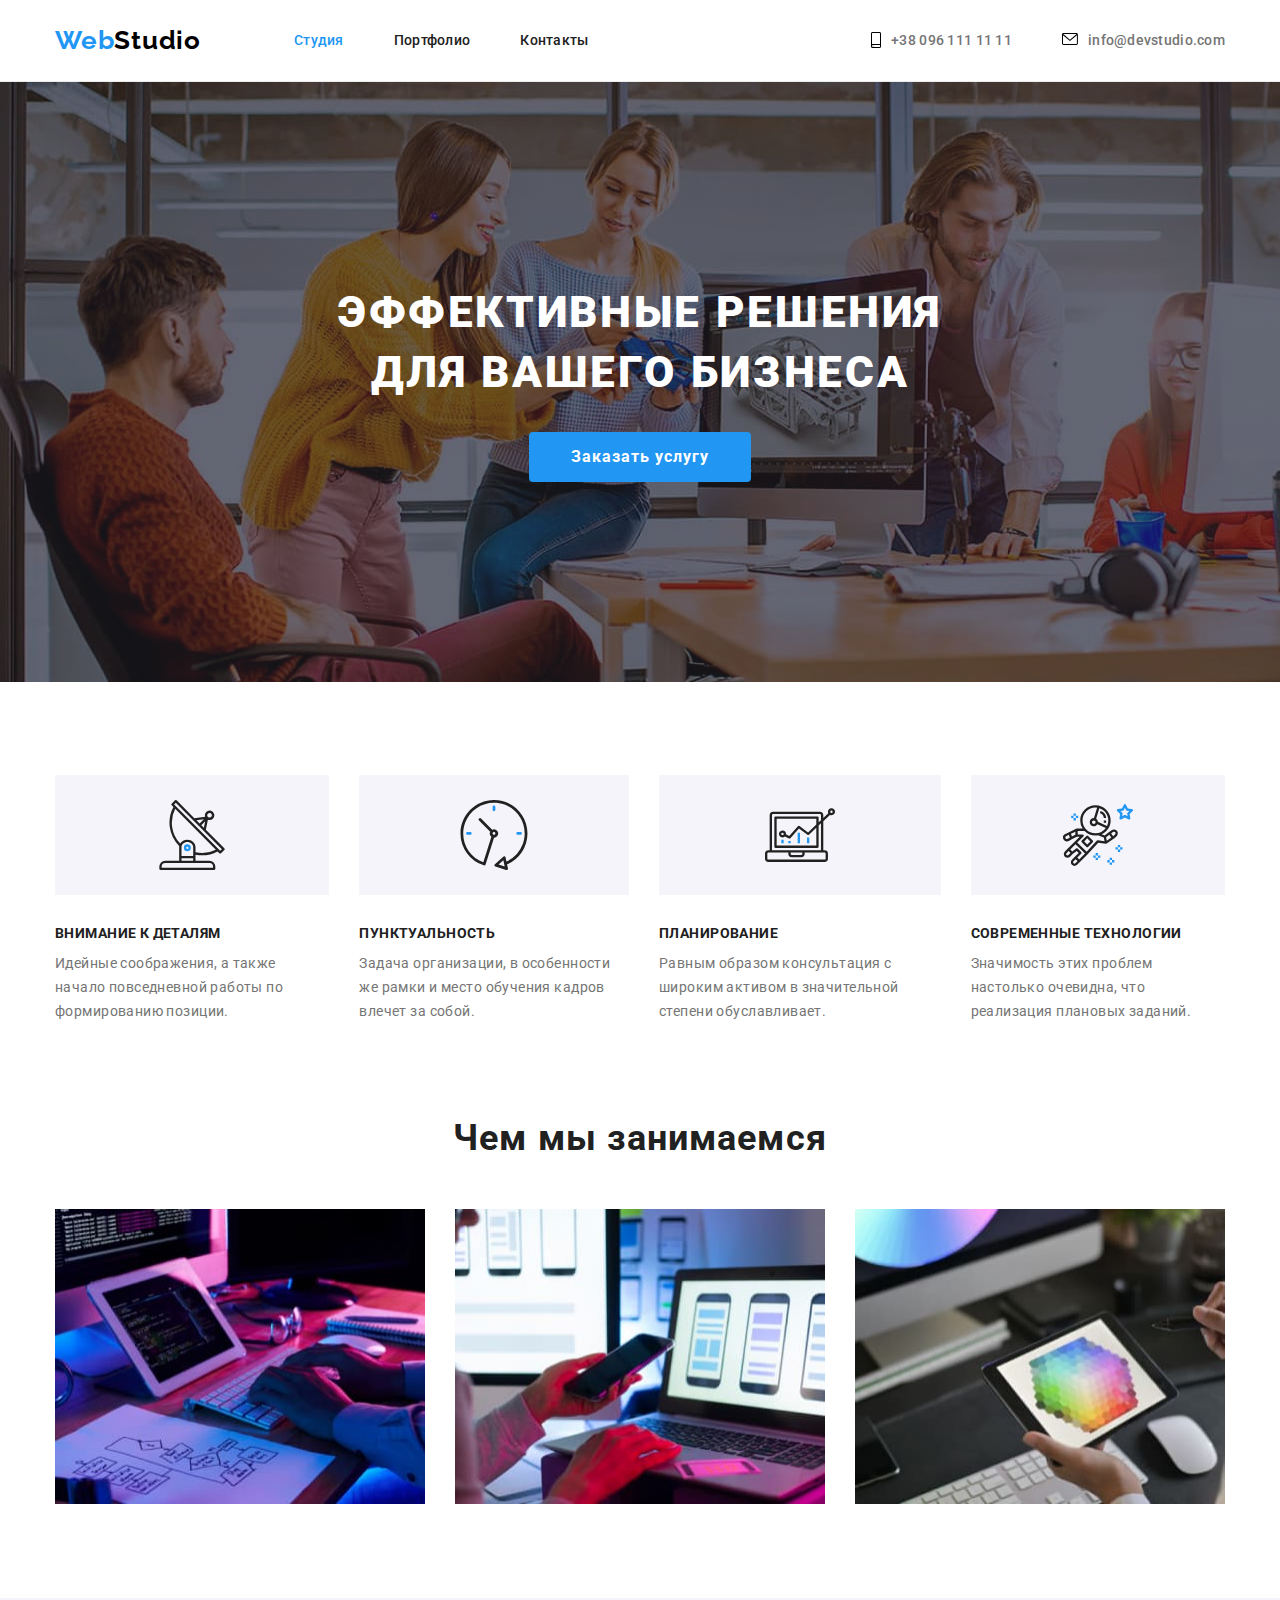
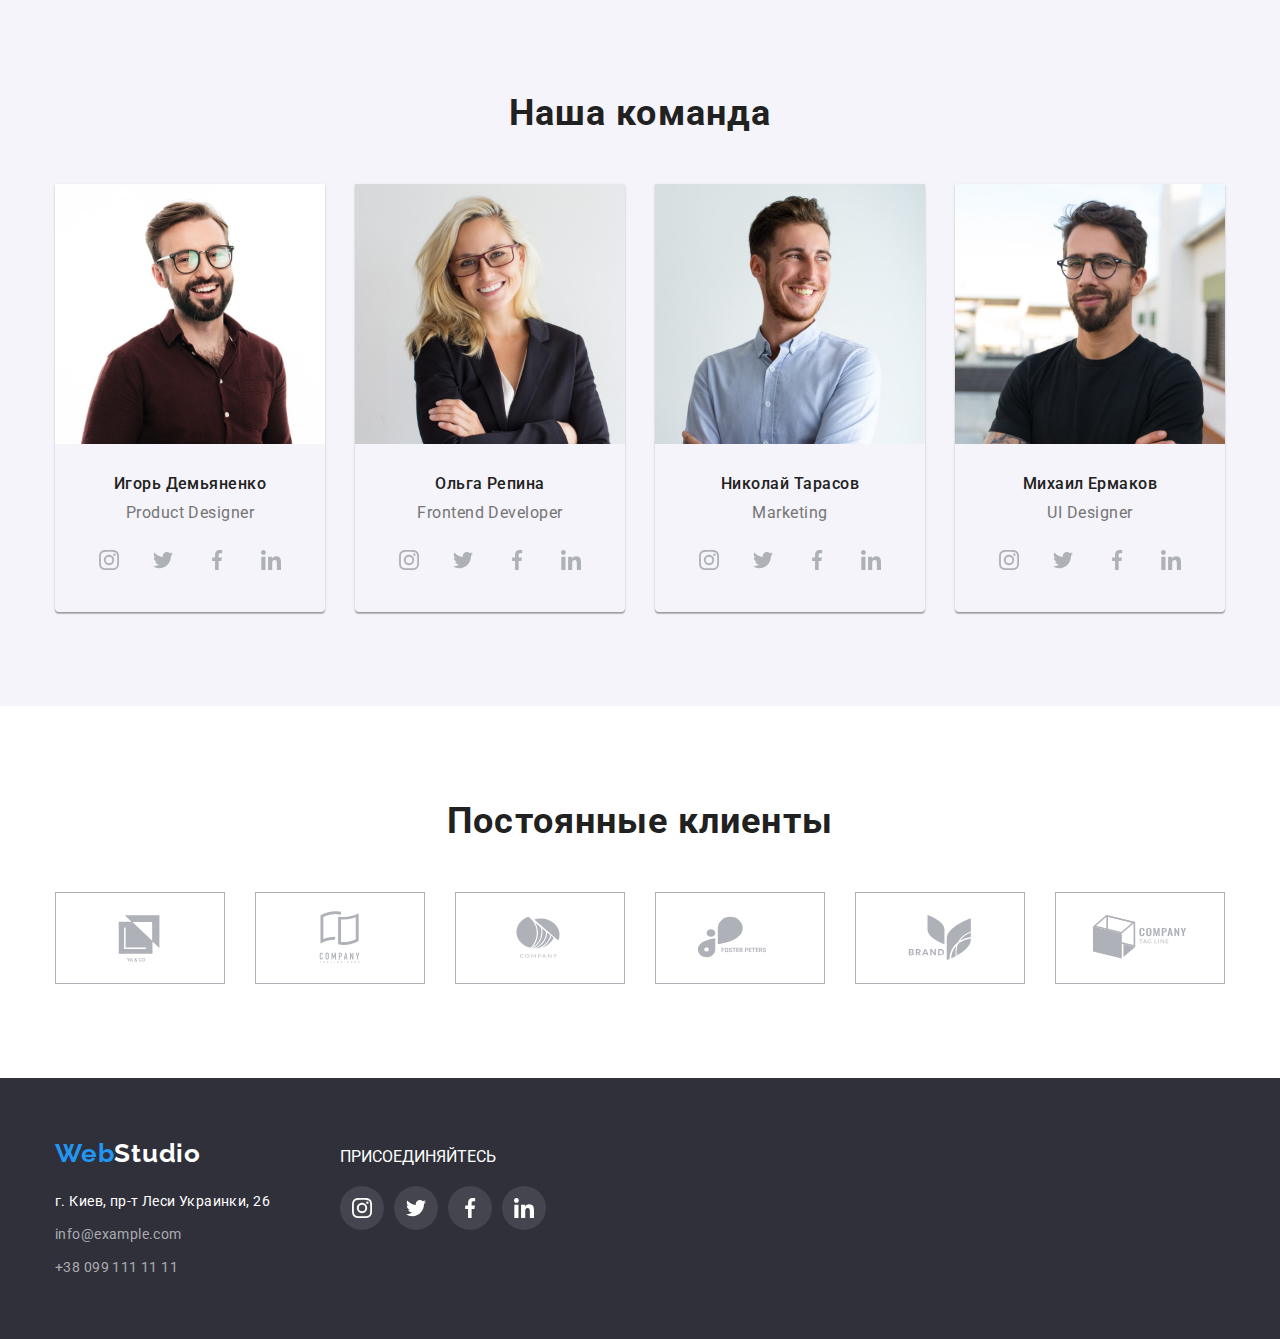
<file: index.html>
<!DOCTYPE html>
<html lang="ru">

<head>
    <meta charset="UTF-8" />
    <meta http-equiv="X-UA-Compatible" content="IE=edge" />
    <meta name="viewport" content="width=device-width, initial-scale=1.0" />
    <title>Студия</title>
    <link rel="preconnect" href="https://fonts.googleapis.com">
    <link rel="preconnect" href="https://fonts.gstatic.com" crossorigin>
    <link
        href="https://fonts.googleapis.com/css2?family=Montserrat:wght@400;700&family=Raleway:wght@700&family=Roboto:wght@400;500;700;900&display=swap"
        rel="stylesheet">
    <link rel="stylesheet"
        href="https://cdnjs.cloudflare.com/ajax/libs/modern-normalize/1.1.0/modern-normalize.min.css">
    <link rel="stylesheet" href="./css/styles.css">
</head>

<body>



    <!-- Header section -->

    <header class="header">

        <div class="container header-container">

            <a href="/" class="logo link"> <span class="logo-web">Web</span>Studio </a>
            <nav class="main-nav">
                <ul class="navigation-list list">
                    <li class="navigation-item"><a class="navigation-link link navigation-link-current"
                            href="/">Студия</a>
                    </li>
                    <li class="navigation-item"><a class="navigation-link link" href="./portfolio.html">Портфолио</a>
                    </li>
                    <li class="navigation-item"><a class="navigation-link link" href="">Контакты</a></li>
                </ul>
            </nav>

            <ul class="connection list">
                <li class="connection-item"><a class="connection-link link" href="tel:+380961111111">
                        <svg class="icon-smartphone">
                            <use href="./images/icons.svg#icon-smartphone">

                            </use>
                        </svg>+38 096 111 11 11</a>

                <li class="connection-item"><a class="connection-link link" href="mailto:info@devstudio.com">
                        <svg class="icon-envelope">
                            <use href="./images/icons.svg#icon-envelope">

                            </use>
                        </svg>info@devstudio.com</a></li>
            </ul>

        </div>
    </header>


    <main>
        <!-- Hero section -->
        <section class="hero section">
            <h1 class="headline">Эффективные решения для вашего бизнеса</h1>
            <button class="hero-btn" type="button">Заказать услугу</button>
        </section>

        <!-- Criteria section -->

        <section class="criteria section">
            <div class="container">
                <h2 class="criteria-title">Критерии работы</h2>
                <ul class="criteria-list list">
                    <li class="criteria-item">
                        <div class="thumb">
                            <svg class="icon-antenna criteria-icon">
                                <use href="./images/icons.svg#icon-antenna"></use>
                            </svg>
                        </div>
                        <h3 class="criteria-item-title">Внимание к деталям</h3>
                        <p class="criteria-item-desk">
                            Идейные соображения, а также начало повседневной работы по
                            формированию позиции.
                        </p>
                    </li>
                    <li class="criteria-item">
                        <div class="thumb">
                            <svg class="icon-clock criteria-icon">
                                <use href="./images/icons.svg#icon-clock"></use>
                            </svg>
                        </div>
                        <h3 class="criteria-item-title">Пунктуальность</h3>
                        <p class="criteria-item-desk">
                            Задача организации, в особенности же рамки и место обучения кадров
                            влечет за собой.
                        </p>
                    </li>
                    <li class="criteria-item">
                        <div class="thumb">
                            <svg class="icon-diagram criteria-icon">
                                <use href="./images/icons.svg#icon-diagram"></use>
                            </svg>
                        </div>
                        <h3 class="criteria-item-title">Планирование</h3>
                        <p class="criteria-item-desk">
                            Равным образом консультация с широким активом в значительной
                            степени обуславливает.
                        </p>
                    </li>
                    <li class="criteria-item">
                        <div class="thumb">
                            <svg class="icon-astronaut criteria-icon">
                                <use href="./images/icons.svg#icon-astronaut"></use>
                            </svg>
                        </div>
                        <h3 class="criteria-item-title">Современные технологии</h3>
                        <p class="criteria-item-desk">
                            Значимость этих проблем настолько очевидна, что реализация
                            плановых заданий.
                        </p>
                    </li>
                </ul>
            </div>
        </section>


        <!-- WORK section -->
        <section class="work section">
            <div class="container">
                <h2 class="work-title subtitle">Чем мы занимаемся</h2>

                <ul class="work-list list">
                    <li class="work-item">
                        <img class="work-img img" src="images/box1.jpg" alt="пишет программный код на компьютере"
                            width="370" height="295" />
                    </li>
                    <li class="work-item">
                        <img class="work-img img" src="images/box2.jpg" alt="сверяет вид программы на смартфоне"
                            width="370" height="295" />
                    </li>
                    <li class="work-item">
                        <img class="work-img img" src="images/box3.jpg" alt="подбирает цвета на планшете" width="370"
                            height="295" />
                    </li>
                </ul>
            </div>
        </section>

        <!-- TEAM section -->
        <section class="team section">
            <div class="container">
                <h2 class="team-title subtitle">Наша команда</h2>

                <ul class="team-list list">
                    <li class="team-item">
                        <img class="team-img img" src="images/person1.jpg" alt="Игорь Демьяненко. Продуктовый дизайнер"
                            width="270" height="260" />
                        <div class="team-text">
                            <h3 class="team-subtitle">Игорь Демьяненко</h3>
                            <p class="team-desk" lang="en">Product Designer</p>


                            <ul class="social-list">
                                <li class="instagram social-item">
                                    <a class="instagram-link social-link" href="">
                                        <svg class="instagram-icon team-social-icon social-icon">
                                            <use href="./images/icons.svg#icon-instagram"></use>
                                        </svg>
                                    </a>
                                </li>
                                <li class="twitter social-item">
                                    <a class="twitter-link social-link" href="">
                                        <svg class="twitter-icon team-social-icon social-icon">
                                            <use href="./images/icons.svg#icon-twitter"></use>
                                        </svg>
                                    </a>
                                </li>
                                <li class="facebook social-item">
                                    <a class="facebook-link social-link" href="">
                                        <svg class="facebook-icon team-social-icon social-icon">
                                            <use href="./images/icons.svg#icon-facebook"></use>
                                        </svg>
                                    </a>
                                </li>
                                <li class="linkedin social-item">
                                    <a class="linkedin-link social-link" href="">
                                        <svg class="linkedin-icon team-social-icon social-icon">
                                            <use href="./images/icons.svg#icon-linkedin"></use>
                                        </svg>
                                    </a>
                                </li>
                            </ul>
                        </div>

                    </li>
                    <li class="team-item">
                        <img class="team-img img" src="images/person2.jpg" alt="Ольга Репина. Фронтенд разработчик"
                            width="270" height="260" />
                        <div class="team-text">
                            <h3 class="team-subtitle">Ольга Репина</h3>
                            <p class="team-desk" lang="en">Frontend Developer</p>
                            <ul class="social-list">
                                <li class="instagram social-item">
                                    <a class="instagram-link social-link" href="">
                                        <svg class="instagram-icon team-social-icon social-icon">
                                            <use href="./images/icons.svg#icon-instagram"></use>
                                        </svg>
                                    </a>
                                </li>
                                <li class="twitter social-item">
                                    <a class="twitter-link social-link" href="">
                                        <svg class="twitter-icon team-social-icon social-icon">
                                            <use href="./images/icons.svg#icon-twitter"></use>
                                        </svg>
                                    </a>
                                </li>
                                <li class="facebook social-item">
                                    <a class="facebook-link social-link" href="">
                                        <svg class="facebook-icon team-social-icon social-icon">
                                            <use href="./images/icons.svg#icon-facebook"></use>
                                        </svg>
                                    </a>
                                </li>
                                <li class="linkedin social-item">
                                    <a class="linkedin-link social-link" href="">
                                        <svg class="linkedin-icon team-social-icon social-icon">
                                            <use href="./images/icons.svg#icon-linkedin"></use>
                                        </svg>
                                    </a>
                                </li>
                            </ul>
                        </div>
                    </li>
                    <li class="team-item">
                        <img class="team-img img" src="images/person3.jpg" alt="Николай Тарасов. Маркетинг" width="270"
                            height="260" />
                        <div class="team-text">
                            <h3 class="team-subtitle">Николай Тарасов</h3>
                            <p class="team-desk" lang="en">Marketing</p>
                            <ul class="social-list">
                                <li class="instagram social-item">
                                    <a class="instagram-link social-link" href="">
                                        <svg class="instagram-icon team-social-icon social-icon">
                                            <use href="./images/icons.svg#icon-instagram"></use>
                                        </svg>
                                    </a>
                                </li>
                                <li class="twitter social-item">
                                    <a class="twitter-link social-link" href="">
                                        <svg class="twitter-icon team-social-icon social-icon">
                                            <use href="./images/icons.svg#icon-twitter"></use>
                                        </svg>
                                    </a>
                                </li>
                                <li class="facebook social-item">
                                    <a class="facebook-link social-link" href="">
                                        <svg class="facebook-icon team-social-icon social-icon">
                                            <use href="./images/icons.svg#icon-facebook"></use>
                                        </svg>
                                    </a>
                                </li>
                                <li class="linkedin social-item">
                                    <a class="linkedin-link social-link" href="">
                                        <svg class="linkedin-icon team-social-icon social-icon">
                                            <use href="./images/icons.svg#icon-linkedin"></use>
                                        </svg>
                                    </a>
                                </li>
                            </ul>
                        </div>
                    </li>
                    <li class="team-item">
                        <img class="team-img img" src="images/person4.jpg" alt="Михаил Ермаков. UI дизайнер" width="270"
                            height="260" />
                        <div class="team-text">
                            <h3 class="team-subtitle">Михаил Ермаков</h3>
                            <p class="team-desk" lang="en">UI Designer</p>
                            <ul class="social-list">
                                <li class="instagram social-item">
                                    <a class="instagram-link social-link" href="">
                                        <svg class="instagram-icon team-social-icon social-icon">
                                            <use href="./images/icons.svg#icon-instagram"></use>
                                        </svg>
                                    </a>
                                </li>
                                <li class="twitter social-item">
                                    <a class="twitter-link social-link" href="">
                                        <svg class="twitter-icon team-social-icon social-icon">
                                            <use href="./images/icons.svg#icon-twitter"></use>
                                        </svg>
                                    </a>
                                </li>
                                <li class="facebook social-item">
                                    <a class="facebook-link social-link" href="">
                                        <svg class="facebook-icon team-social-icon social-icon">
                                            <use href="./images/icons.svg#icon-facebook"></use>
                                        </svg>
                                    </a>
                                </li>
                                <li class="linkedin social-item">
                                    <a class="linkedin-link social-link" href="">
                                        <svg class="linkedin-icon team-social-icon social-icon">
                                            <use href="./images/icons.svg#icon-linkedin"></use>
                                        </svg>
                                    </a>
                                </li>
                            </ul>
                        </div>
                    </li>
                </ul>
            </div>
        </section>

        <!-- Clients section-->

        <section class="section">
            <div class="container">
                <h2 class="subtitle">Постоянные клиенты</h2>

                <ul class="clients-list">
                    <li class="clients-item">
                        <a href="" class="client-link">
                            <svg class="clients-logo">
                                <use href="./images/icons.svg#icon-logo1"></use>
                            </svg>
                        </a>
                    </li>
                    <li class="clients-item">
                        <a href="" class="client-link">
                            <svg class="clients-logo">
                                <use href="./images/icons.svg#icon-logo2"></use>
                            </svg>
                        </a>
                    </li>
                    <li class="clients-item">
                        <a href="" class="client-link">
                            <svg class="clients-logo">
                                <use href="./images/icons.svg#icon-logo3"></use>
                            </svg>
                        </a>
                    </li>
                    <li class="clients-item">
                        <a href="" class="client-link">
                            <svg class="clients-logo">
                                <use href="./images/icons.svg#icon-logo4"></use>
                            </svg>
                        </a>
                    </li>
                    <li class="clients-item">
                        <a href="" class="client-link">
                            <svg class="clients-logo">
                                <use href="./images/icons.svg#icon-logo5"></use>
                            </svg>
                        </a>
                    </li>
                    <li class="clients-item">
                        <a href="" class="client-link">
                            <svg class="clients-logo">
                                <use href="./images/icons.svg#icon-logo6"></use>
                            </svg>
                        </a>
                    </li>
                </ul>
            </div>
        </section>


    </main>

    <!-- FOOTER section -->
    <footer class="footer">
        <div class="container footer-container">
            <div class="footer-box">
                <a class="footer-logo link" href=""> <span class="logo-web">Web</span>Studio </a>
                <address class="address">
                    <p class="footer-address"> г. Киев, пр-т Леси Украинки, 26</p>
                    <ul class="fotter-list list">
                        <li class="footer-item"><a class="footer-link link"
                                href="mailto:info@example.com">info@example.com</a>
                        </li>
                        <li class="footer-item"><a class="footer-link link" href="tel:+380991111111">+38 099 111 11
                                11</a>
                        </li>
                    </ul>


                </address>
            </div>

            <div class="footer-social-container">
                <p class="join">присоединяйтесь</p>
                <ul class="footer-social-list social-list">
                    <li class="instagram social-item">
                        <a class="instagram-link social-link footer-social-link" href="">
                            <svg class="instagram-icon footer-social-icon social-icon">
                                <use href="./images/icons.svg#icon-instagram"></use>
                            </svg>
                        </a>
                    </li>
                    <li class="twitter social-item">
                        <a class="twitter-link social-link footer-social-link" href="">
                            <svg class="twitter-icon footer-social-icon social-icon">
                                <use href="./images/icons.svg#icon-twitter"></use>
                            </svg>
                        </a>
                    </li>
                    <li class="facebook social-item">
                        <a class="facebook-link social-link footer-social-link" href="">
                            <svg class="facebook-icon footer-social-icon social-icon">
                                <use href="./images/icons.svg#icon-facebook"></use>
                            </svg>
                        </a>
                    </li>
                    <li class="linkedin social-item">
                        <a class="linkedin-link social-link footer-social-link" href="">
                            <svg class="linkedin-icon footer-social-icon social-icon">
                                <use href="./images/icons.svg#icon-linkedin"></use>
                            </svg>
                        </a>
                    </li>
                </ul>
            </div>
        </div>
    </footer>



</body>

</html>
</file>
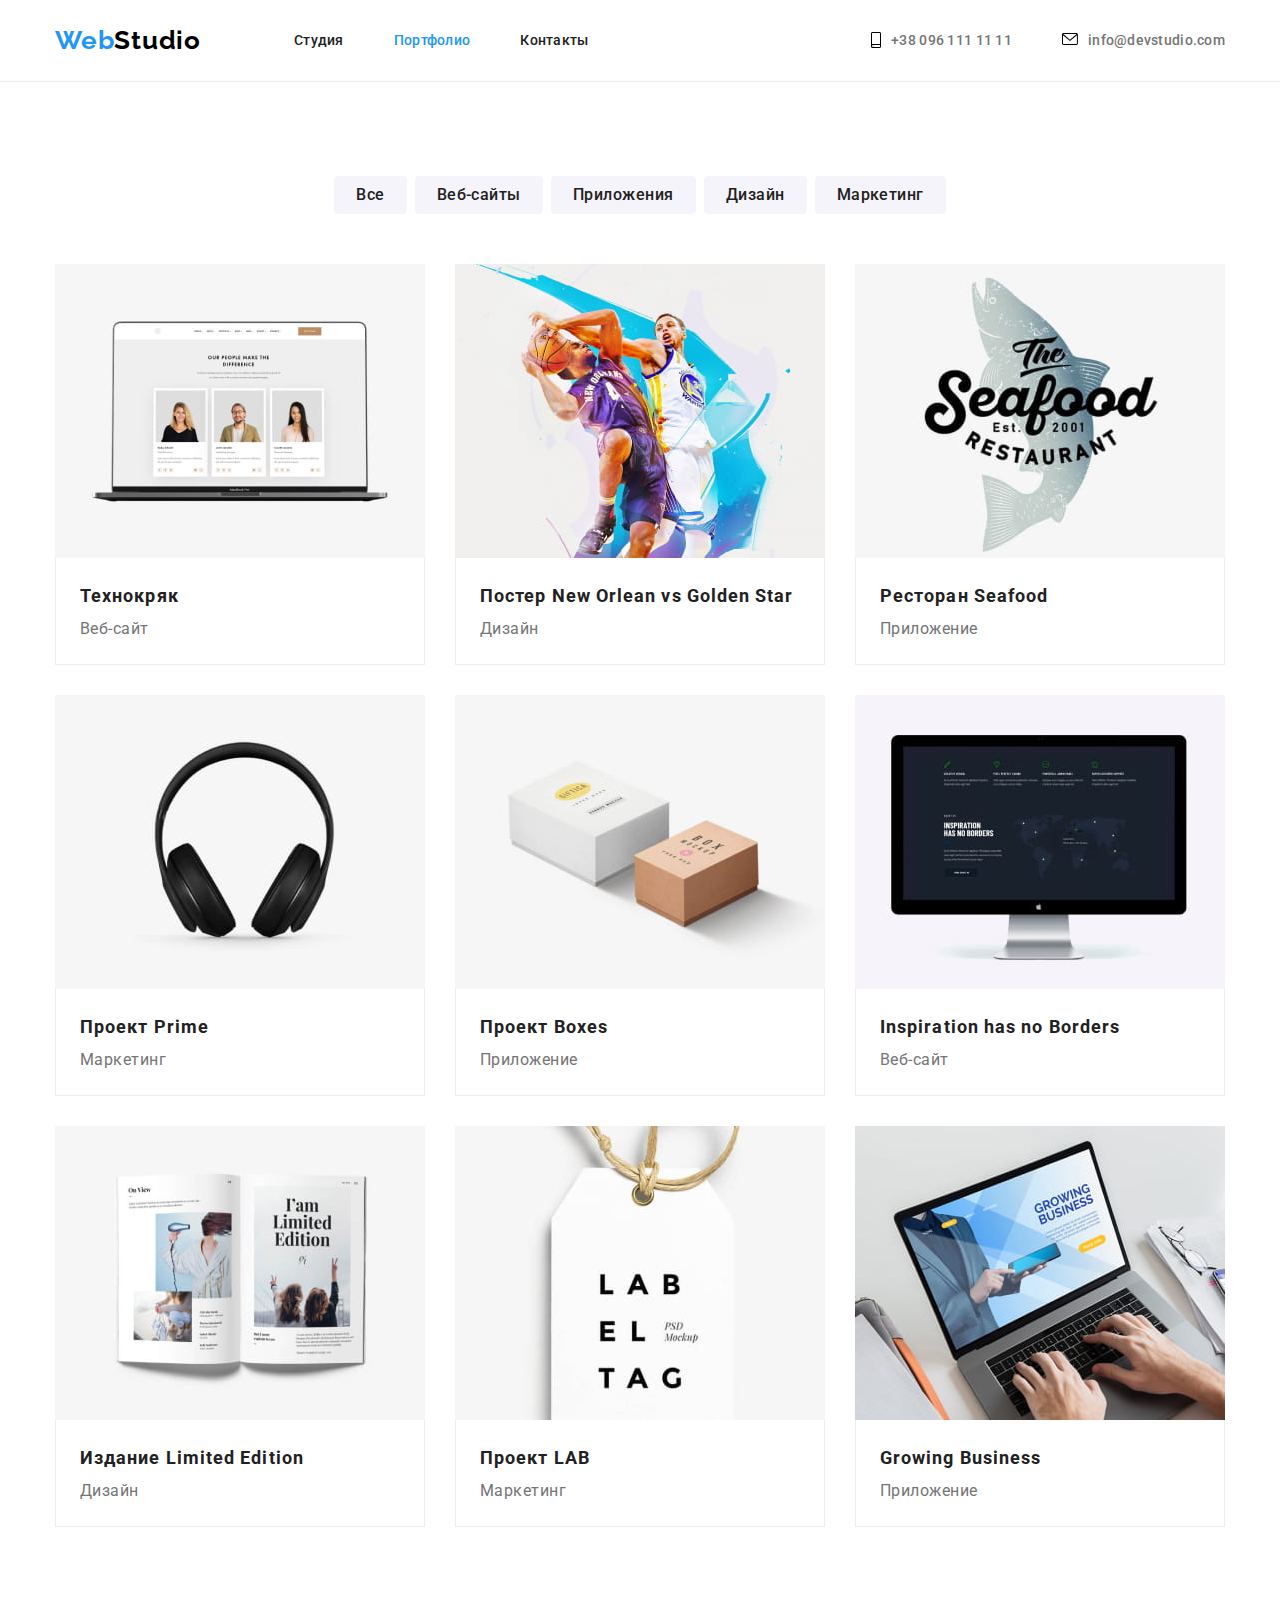
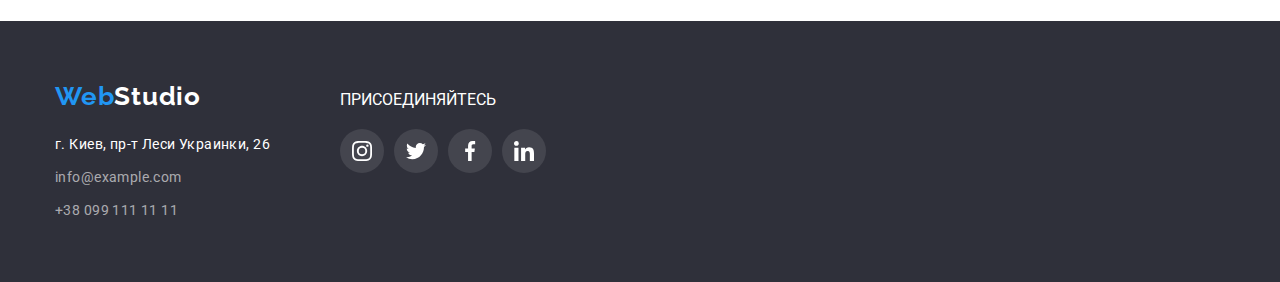
<file: portfolio.html>
<!DOCTYPE html>
<html lang="ru">

<head>
    <meta charset="UTF-8">
    <meta http-equiv="X-UA-Compatible" content="IE=edge">
    <meta name="viewport" content="width=device-width, initial-scale=1.0">
    <title>Портфолио</title>
    <link rel="preconnect" href="https://fonts.googleapis.com">
    <link rel="preconnect" href="https://fonts.gstatic.com" crossorigin>
    <link
        href="https://fonts.googleapis.com/css2?family=Montserrat:wght@400;700&family=Raleway:wght@700&family=Roboto:wght@400;500;700;900&display=swap"
        rel="stylesheet">

    <link rel="stylesheet"
        href="https://cdnjs.cloudflare.com/ajax/libs/modern-normalize/1.1.0/modern-normalize.min.css">

    <link rel="stylesheet" href="./css/styles.css">

</head>

<body>



    <!-- Header section -->
    <header class="header">

        <div class="container header-container">
            <a href="/" class="logo link"> <span class="logo-web">Web</span>Studio </a>
            <nav class="main-nav">
                <ul class="navigation-list list">
                    <li class="navigation-item"><a class="navigation-link link" href="./index.html">Студия</a></li>
                    <li class="navigation-item"><a class="navigation-link link navigation-link-current"
                            href="./portfolio.html">Портфолио</a></li>
                    <li class="navigation-item"><a class="navigation-link link" href="">Контакты</a></li>
                </ul>
            </nav>

            <ul class="connection list">
                <li class="connection-item"><a class="connection-link link" href="tel:+380961111111">
                        <svg class="icon-smartphone">
                            <use href="./images/icons.svg#icon-smartphone">

                            </use>
                        </svg>+38 096 111 11 11</a>

                <li class="connection-item"><a class="connection-link link" href="mailto:info@devstudio.com">
                        <svg class="icon-envelope">
                            <use href="./images/icons.svg#icon-envelope">

                            </use>
                        </svg>info@devstudio.com</a></li>
            </ul>

        </div>

    </header>

    <!-- Main section -->

    <main>


        <!-- Portfolio section -->

        <section class="portfolio-section section">

            <div class="container">

                <ul class="filter-list list">
                    <li class="filter-item"><button class="filter-btn" type="button">Все</button></li>
                    <li class="filter-item"><button class="filter-btn" type="button">Веб-сайты</button></li>
                    <li class="filter-item"><button class="filter-btn" type="button">Приложения</button></li>
                    <li class="filter-item"><button class="filter-btn" type="button">Дизайн</button></li>
                    <li class="filter-item"><button class="filter-btn" type="button">Маркетинг</button></li>
                </ul>

                <ul class="porfolio-list list">
                    <li class="portfolio-item">
                        <a href="" class="portfolio-link link">
                            <img src="./images/portfolio/img-1.jpg" alt="Ноутбук с открытой веб-страницей"
                                class="portfolio-img img" width="370" height="294">
                            <div class="portfolio-content">
                                <h2 class="portfolio-subtitle ">Технокряк</h2>
                                <p class="portfolio-desc">Веб-сайт</p>
                            </div>
                        </a>
                    </li>
                    <li class="portfolio-item">
                        <a href="" class="portfolio-link link">
                            <img src="./images/portfolio/img-2.jpg" alt="Момент игры двух баскетболистов"
                                class="portfolio-img img" width="370" height="294">
                            <div class="portfolio-content">
                                <h2 class="portfolio-subtitle">Постер <span lang="en">New Orlean vs Golden Star</span>
                                </h2>
                                <p class="portfolio-desc">Дизайн</p>
                            </div>
                        </a>
                    </li>
                    <li class="portfolio-item">
                        <a href="" class="portfolio-link link">
                            <img src="./images/portfolio/img-3.jpg" alt="Логотип-вывеска ресторана"
                                class="portfolio-img img" width="370" height="294">
                            <div class="portfolio-content">
                                <h2 class="portfolio-subtitle">Ресторан <span lang="en">Seafood</span> </h2>
                                <p class="portfolio-desc">Приложение</p>
                            </div>
                        </a>
                    </li>
                    <li class="portfolio-item">
                        <a href="" class="portfolio-link link">
                            <img src="./images/portfolio/img-4.jpg" alt="Накладные наушники" class="portfolio-img img"
                                width="370" height="294">
                            <div class="portfolio-content">
                                <h2 class="portfolio-subtitle">Проект <span lang="en">Prime</span> </h2>
                                <p class="portfolio-desc">Маркетинг</p>
                            </div>
                        </a>
                    </li>
                    <li class="portfolio-item">
                        <a href="" class="portfolio-link link">
                            <img src="./images/portfolio/img-5.jpg" alt="две коробочки с надписями"
                                class="portfolio-img img" width="370" height="294">
                            <div class="portfolio-content">
                                <h2 class="portfolio-subtitle">Проект <span lang="en">Boxes</span></h2>
                                <p class="portfolio-desc">Приложение</p>
                            </div>
                        </a>
                    </li>
                    <li class="portfolio-item">
                        <a href="" class="portfolio-link link">
                            <img src="./images/portfolio/img-6.jpg" alt="" class="portfolio-img img" width="370"
                                height="294">
                            <div class="portfolio-content">
                                <h2 class="portfolio-subtitle" lang="en">Inspiration has no Borders</h2>
                                <p class="portfolio-desc">Веб-сайт</p>
                            </div>
                        </a>
                    </li>
                    <li class="portfolio-item">
                        <a href="" class="portfolio-link link">
                            <img src="./images/portfolio/img-7.jpg" alt="Книга. Лимитированое издание"
                                class="portfolio-img img" width="370" height="294">
                            <div class="portfolio-content">
                                <h2 class="portfolio-subtitle">Издание <span lang="en">Limited Edition</span></h2>
                                <p class="portfolio-desc">Дизайн</p>
                            </div>
                        </a>
                    </li>
                    <li class="portfolio-item">
                        <a href="" class="portfolio-link link">
                            <img src="./images/portfolio/img-8.jpg" alt="Этикетка" class="portfolio-img img" width="370"
                                height="294">
                            <div class="portfolio-content">
                                <h2 class="portfolio-subtitle">Проект <span lang="en">LAB</span></h2>
                                <p class="portfolio-desc">Маркетинг</p>
                            </div>
                        </a>
                    </li>
                    <li class="portfolio-item">
                        <a href="" class="portfolio-link link">
                            <img src="./images/portfolio/img-9.jpg" alt="" class="portfolio-img img" width="370"
                                height="294">
                            <div class="portfolio-content">
                                <h2 class="portfolio-subtitle" lang="en">Growing Business</h2>
                                <p class="portfolio-desc">Приложение</p>
                            </div>
                        </a>
                    </li>
                </ul>
            </div>
        </section>

    </main>

    <!-- FOOTER section -->

    <footer class="footer">
        <div class="container footer-container">
            <div class="footer-box">
                <a class="footer-logo link" href=""> <span class="logo-web">Web</span>Studio </a>
                <address class="address">
                    <p class="footer-address"> г. Киев, пр-т Леси Украинки, 26</p>
                    <ul class="fotter-list list">
                        <li class="footer-item"><a class="footer-link link"
                                href="mailto:info@example.com">info@example.com</a>
                        </li>
                        <li class="footer-item"><a class="footer-link link" href="tel:+380991111111">+38 099 111 11
                                11</a>
                        </li>
                    </ul>


                </address>
            </div>

            <div class="footer-social-container">
                <p class="join">присоединяйтесь</p>
                <ul class="footer-social-list social-list">
                    <li class="instagram social-item">
                        <a class="instagram-link social-link footer-social-link" href="">
                            <svg class="instagram-icon footer-social-icon social-icon">
                                <use href="./images/icons.svg#icon-instagram"></use>
                            </svg>
                        </a>
                    </li>
                    <li class="twitter social-item">
                        <a class="twitter-link social-link footer-social-link" href="">
                            <svg class="twitter-icon footer-social-icon social-icon">
                                <use href="./images/icons.svg#icon-twitter"></use>
                            </svg>
                        </a>
                    </li>
                    <li class="facebook social-item">
                        <a class="facebook-link social-link footer-social-link" href="">
                            <svg class="facebook-icon footer-social-icon social-icon">
                                <use href="./images/icons.svg#icon-facebook"></use>
                            </svg>
                        </a>
                    </li>
                    <li class="linkedin social-item">
                        <a class="linkedin-link social-link footer-social-link" href="">
                            <svg class="linkedin-icon footer-social-icon social-icon">
                                <use href="./images/icons.svg#icon-linkedin"></use>
                            </svg>
                        </a>
                    </li>
                </ul>
            </div>
        </div>
    </footer>


</body>

</html>
</file>
<file: css/styles.css>
:root {
    /* fonts */
    --main-font: 'Roboto', sans-serif;
    --secondary-font: 'Raleway', sans-serif;

    /* text colors */
    --main-txt-cl: #212121;
    --accent-txt-cl: #757575;
    --select-cl: #2196F3;
    --social-cl: #AFB1B8;

    /* bg colors */
    --light-bg-cl: #F5F4FA;
    --dark-dg-cl: #2F303A;

    /* others */

    --card-set-gap: 30px;
    --margin-subtitle-gap: 50px;
}


body {
    font-family: var(--main-font);
    color: var(--accent-txt-cl);
}

/* reset styles */

.list {
    list-style: none;
}

.link {
    text-decoration: none;
}

h1,
h2,
h3,
p,
ul {
    margin: 0;
    padding: 0;
}

/* base styles */



.container {
    width: 1200px;
    padding-left: 15px;
    padding-right: 15px;
    margin: 0 auto;

}

.header-container,
.navigation-list,
.connection {
    display: flex;
    align-items: center;
}

.section {
    padding-bottom: 94px;
    padding-top: 94px;
}

.filter-btn,
.portfolio-subtitle,
.navigation-link,
.criteria-item-title,
.subtitle,
.team-subtitle {
    color: var(--main-txt-cl);
}


.hero-btn,
.filter-btn:hover,
.filter-btn:focus {
    background-color: var(--select-cl);
    cursor: pointer;
    color: #FFFFFF;

}



.img {
    display: block;
}


/* Header section */
.header {
    border-bottom: 1px solid #ECECEC;
}

.logo {
    margin-right: 93px;
}

.logo,
.footer-logo {
    font-family: var(--secondary-font);
    font-weight: 700;
    font-size: 26px;
    line-height: 1.19;
    letter-spacing: 0.03em;
    color: #000000;

}


.main-nav {
    margin-right: auto;
}

.connection .connection-item:not(:last-child) {
    margin-right: 50px;
}

.navigation-list .navigation-item:not(:last-child) {
    margin-right: 50px;
}

.navigation-link,
.connection-link {
    display: block;
    padding-top: 32px;
    padding-bottom: 32px;

    font-weight: 500;
    font-size: 14px;
    line-height: 1.14;
    letter-spacing: 0.02em;
}

.connection-link,
.portfolio-desc {
    color: var(--accent-txt-cl);
}

.icon-smartphone {
    width: 10px;
    height: 16px;
    vertical-align: text-top;
    margin-right: 10px;
    fill: inherit;
}

.icon-envelope {
    width: 16px;
    height: 12px;
    margin-right: 10px;
    fill: inherit;
}





.logo-web,
.navigation-link-current,
.navigation-link:hover,
.navigation-link:focus,
.connection-link:hover,
.connection-link:focus,
.icon-envelope:hover {
    color: var(--select-cl);
    fill: var(--select-cl);
}





/* Hero section */


.headline {
    width: 696px;
    margin-bottom: 30px;
    margin-left: auto;
    margin-right: auto;

    font-weight: 900;
    font-size: 44px;
    line-height: 60px;
    text-align: center;
    letter-spacing: 0.06em;
    text-transform: uppercase;
    color: #FFFFFF;

}

.hero {
    padding-top: 200px;
    padding-bottom: 200px;
    text-align: center;

    background-color: #C4C4C4;
    background-image: linear-gradient(to right, rgba(47, 48, 58, 0.4), rgba(47, 48, 58, 0.4)), url(../images/background/bg-hero.jpg);
    background-repeat: no-repeat;
    max-width: 1600px;
    margin-right: auto;
    margin-left: auto;
}


.footer {
    background-color: var(--dark-dg-cl);
}

.hero-btn {
    background: #2196F3;
    border: none;
    border-radius: 4px;
    padding: 10px 42px;

    font-family: inherit;
    font-weight: 700;
    font-size: 16px;
    line-height: calc(30/16);
    text-align: center;
    letter-spacing: 0.06em;
}

.hero-btn:hover,
.hero-btn:focus {
    background: #188CE8;
}

/* criteria section */

.criteria-list,
.team-list {
    display: flex;

}

.criteria-item {
    flex-basis: calc((100%-90px)/4);
}

.criteria-list>.criteria-item:not(:last-child),
.team-list .team-item:not(:last-child),
.work-list .work-item:not(:last-child) {
    margin-right: var(--card-set-gap);
}


.criteria-title {
    border: 0;
    height: 1px;
    margin: -1px;
    overflow: hidden;
    padding: 0;
    width: 1px;
}



.criteria-item-title {
    font-weight: 700;
    font-size: 14px;
    line-height: calc(16/14);
    letter-spacing: 0.03em;
    text-transform: uppercase;
}

.criteria-item-desk {
    margin-top: 10px;
    font-size: 14px;
    line-height: calc(24/14);
    letter-spacing: 0.03em;
}

.thumb {
    display: flex;
    align-items: center;
    justify-content: center;
    background-color: var(--light-bg-cl);
    height: 120px;
    margin-bottom: 30px;
}

.criteria-icon {

    width: 70px;
    height: 70px;
}


/* WORK section */
.work {
    padding-top: 0;
}

.subtitle {
    margin-bottom: var(--margin-subtitle-gap);

    font-weight: 700;
    font-size: 36px;
    line-height: calc(42/36);
    text-align: center;
    letter-spacing: 0.03em;
}

.work-list {
    display: flex;

}

.work-item {
    flex-basis: calc((100%-60)/3);
}


/* TEAM section */

.team {
    background-color: var(--light-bg-cl);
}


.team-item {
    box-shadow: 0px 1px 3px rgba(0, 0, 0, 0.12), 0px 1px 1px rgba(0, 0, 0, 0.14), 0px 2px 1px rgba(0, 0, 0, 0.2);
    border-radius: 0px 0px 4px 4px;

}

.team-text {
    padding-top: 30px;
    padding-bottom: 30px;
}

.team-subtitle {
    margin-bottom: 10px;

    font-weight: 500;
    font-size: 16px;
    line-height: calc(19/16);
    text-align: center;
    letter-spacing: 0.03em;

}

.team-desk {

    margin-bottom: 16px;
}


.team-desk,
.portfolio-desc {
    line-height: calc(19/16);
    text-align: center;
    letter-spacing: 0.03em;
}

.social-list {
    list-style: none;
    display: flex;
    gap: 10px;
    justify-content: center;

}

.social-item {
    height: 44px;
    width: 44px;


}


.social-link {
    display: flex;
    height: 100%;
    width: 100%;
    border-radius: 50%;
    justify-content: center;
    align-items: center;


}



.social-icon {
    width: 20px;
    height: 20px;
    fill: var(--social-cl);
}

.social-link:hover .team-social-icon,
.social-link:focus .team-social-icon {
    fill: #FFFFFF;
}

.social-link:hover,
.social-link:focus {
    background-color: var(--select-cl);
}


/* Clients */

.clients-list {
    display: flex;
    gap: var(--card-set-gap);

    list-style: none;
}

.clients-item {
    width: 170px;
    height: 92px;


}



.client-link {
    display: flex;
    align-items: center;
    justify-content: center;
    width: 100%;
    height: 100%;
    border: 1px solid var(--social-cl);
}

.clients-logo {
    width: 106px;
    height: 60px;
    fill: var(--social-cl);
}

.client-link:hover .clients-logo,
.client-link:focus .clients-logo {
    fill: var(--select-cl);

}

.client-link:hover,
.client-link:focus {
    border: 1px solid var(--select-cl);
}



/* Footer */

.footer {
    padding-top: 60px;
    padding-bottom: 60px;
}

.footer-box {
    display: block;
    margin-right: 70px;
}

.footer-logo,
.footer-address,
.footer-link:hover,
.footer-link:focus {
    color: #FFFFFF;
}

.footer-container {
    display: flex;
    align-items: baseline;

}

.address,
.footer-link {
    font-style: normal;
    font-size: 14px;
    line-height: calc(24/14);
    letter-spacing: 0.03em;
}

.footer-link {
    color: rgba(255, 255, 255, 0.6);
}

.address {
    margin-top: 20px;
}

.fotter-list,
.footer-item:last-child {
    margin-top: 9px;
}


.join {
    text-transform: uppercase;
    color: rgba(255, 255, 255, 1);
}

.footer-social-list {
    margin: 0px;
    margin-top: 20px;
}

.footer-social-icon {
    fill: #FFFFFF;
}

.footer-social-link {
    background-color: rgba(255, 255, 255, 0.1);
}


/*  PORTFOLIO PAGE */

.filter-list {
    display: flex;
    justify-content: center;
    margin-bottom: 50px;
}

.filter-btn {
    padding: 6px 22px;

    font-family: inherit;
    font-style: normal;
    font-weight: 500;
    font-size: 16px;
    line-height: calc(26/16);
    text-align: center;
    letter-spacing: 0.03em;
    background-color: var(--light-bg-cl);
    border-style: none;
    border-radius: 4px;
}

.filter-btn:hover,
.filter-btn:focus {
    box-shadow: 0px 3px 1px rgba(0, 0, 0, 0.1), 0px 1px 2px rgba(0, 0, 0, 0.08), 0px 2px 2px rgba(0, 0, 0, 0.12);
}

.filter-list .filter-item:not(:last-child) {
    margin-right: 8px;
}

.porfolio-list {


    /*   margin-top: calc(-1 * var(--card-set-gap));
    margin-left: calc(-1 * var(--card-set-gap)); */

    display: flex;
    flex-wrap: wrap;
    gap: var(--card-set-gap);

}

.portfolio-item {
    flex-basis: calc(100% / 3 - var(--card-set-gap));
    /*  margin-top: var(--card-set-gap);
    margin-left: var(--card-set-gap); */
}

.portfolio-link:hover,
.portfolio-link:focus {
    display: block;
    box-shadow: 0px 1px 1px rgba(0, 0, 0, 0.12), 0px 4px 4px rgba(0, 0, 0, 0.06), 1px 4px 6px rgba(0, 0, 0, 0.16);
}

.portfolio-subtitle {
    font-weight: 700;
    font-size: 18px;
    line-height: calc(36/18);
    letter-spacing: 0.06em;
}

.portfolio-desc {
    line-height: calc(30/16);
    text-align: left;
}

.portfolio-content {
    padding: 20px 24px;
    border: 1px solid #EEEEEE;
    border-top: none;
}
</file>
